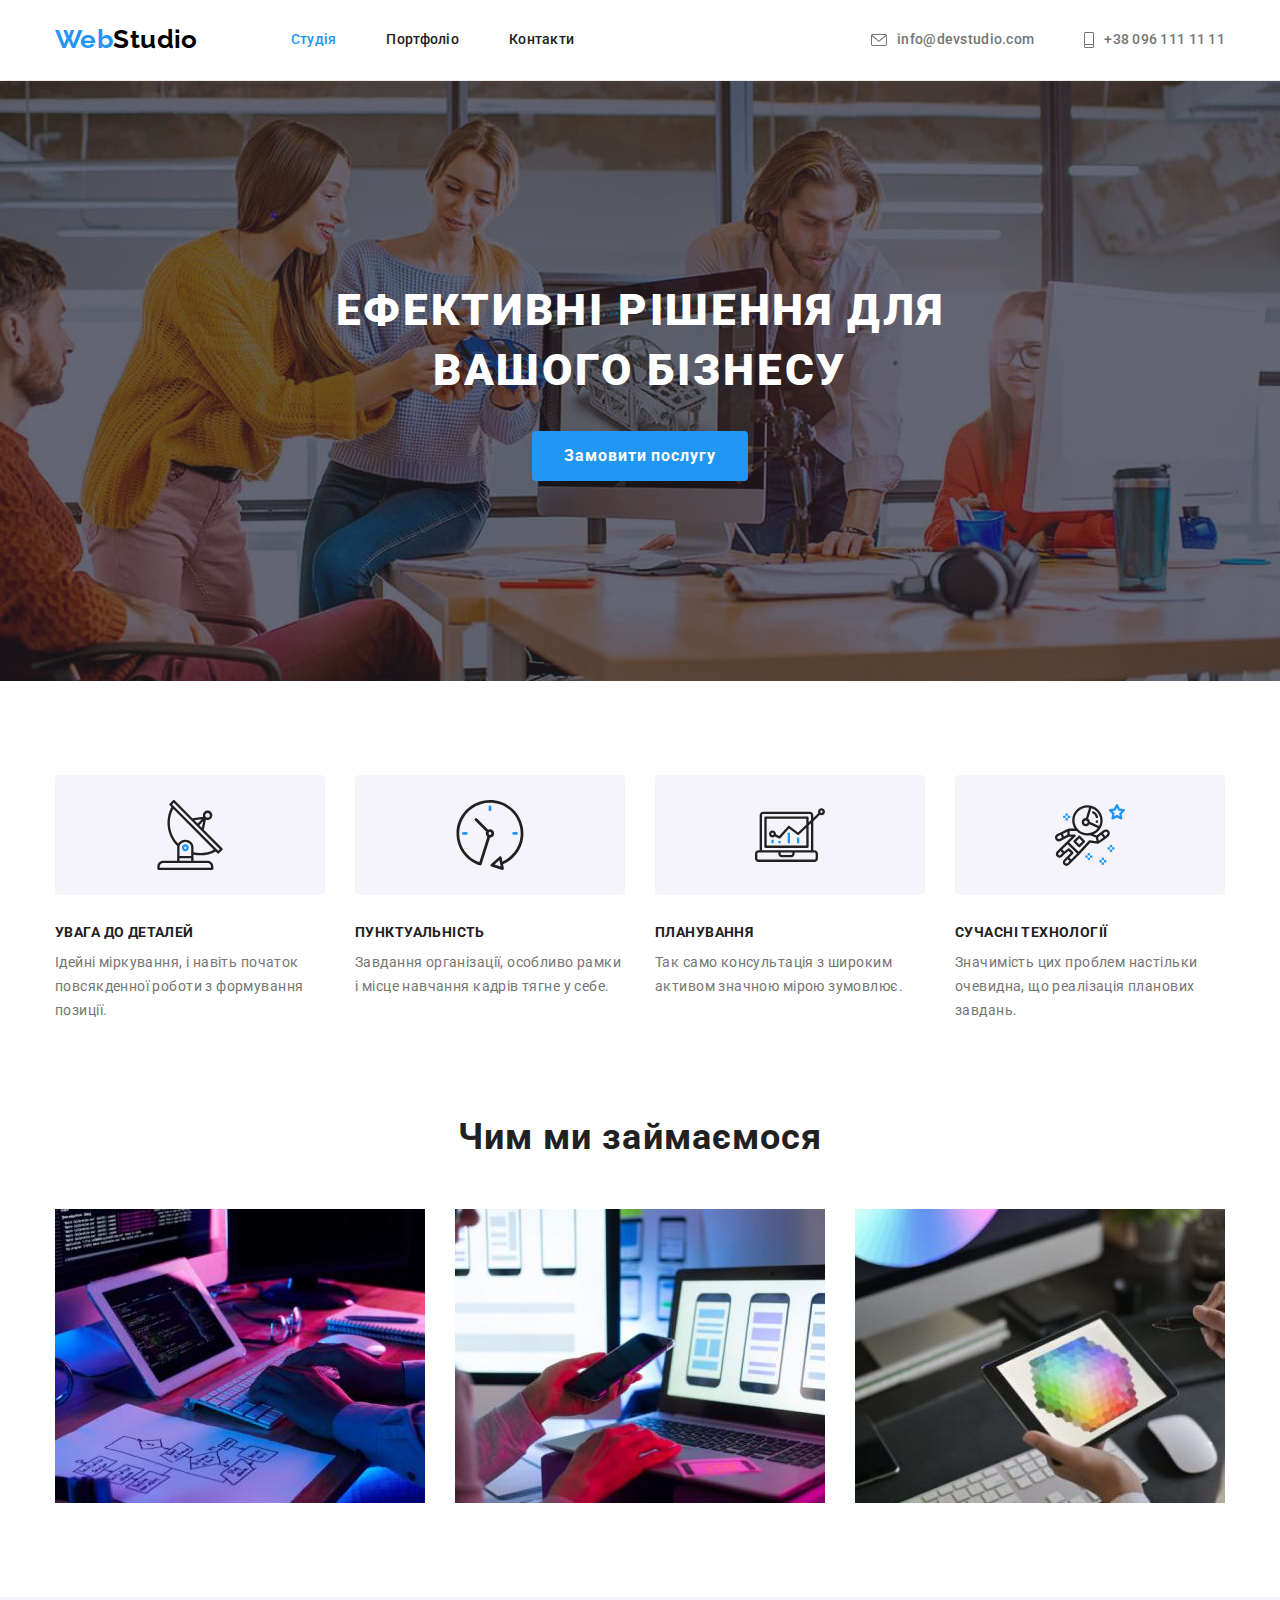
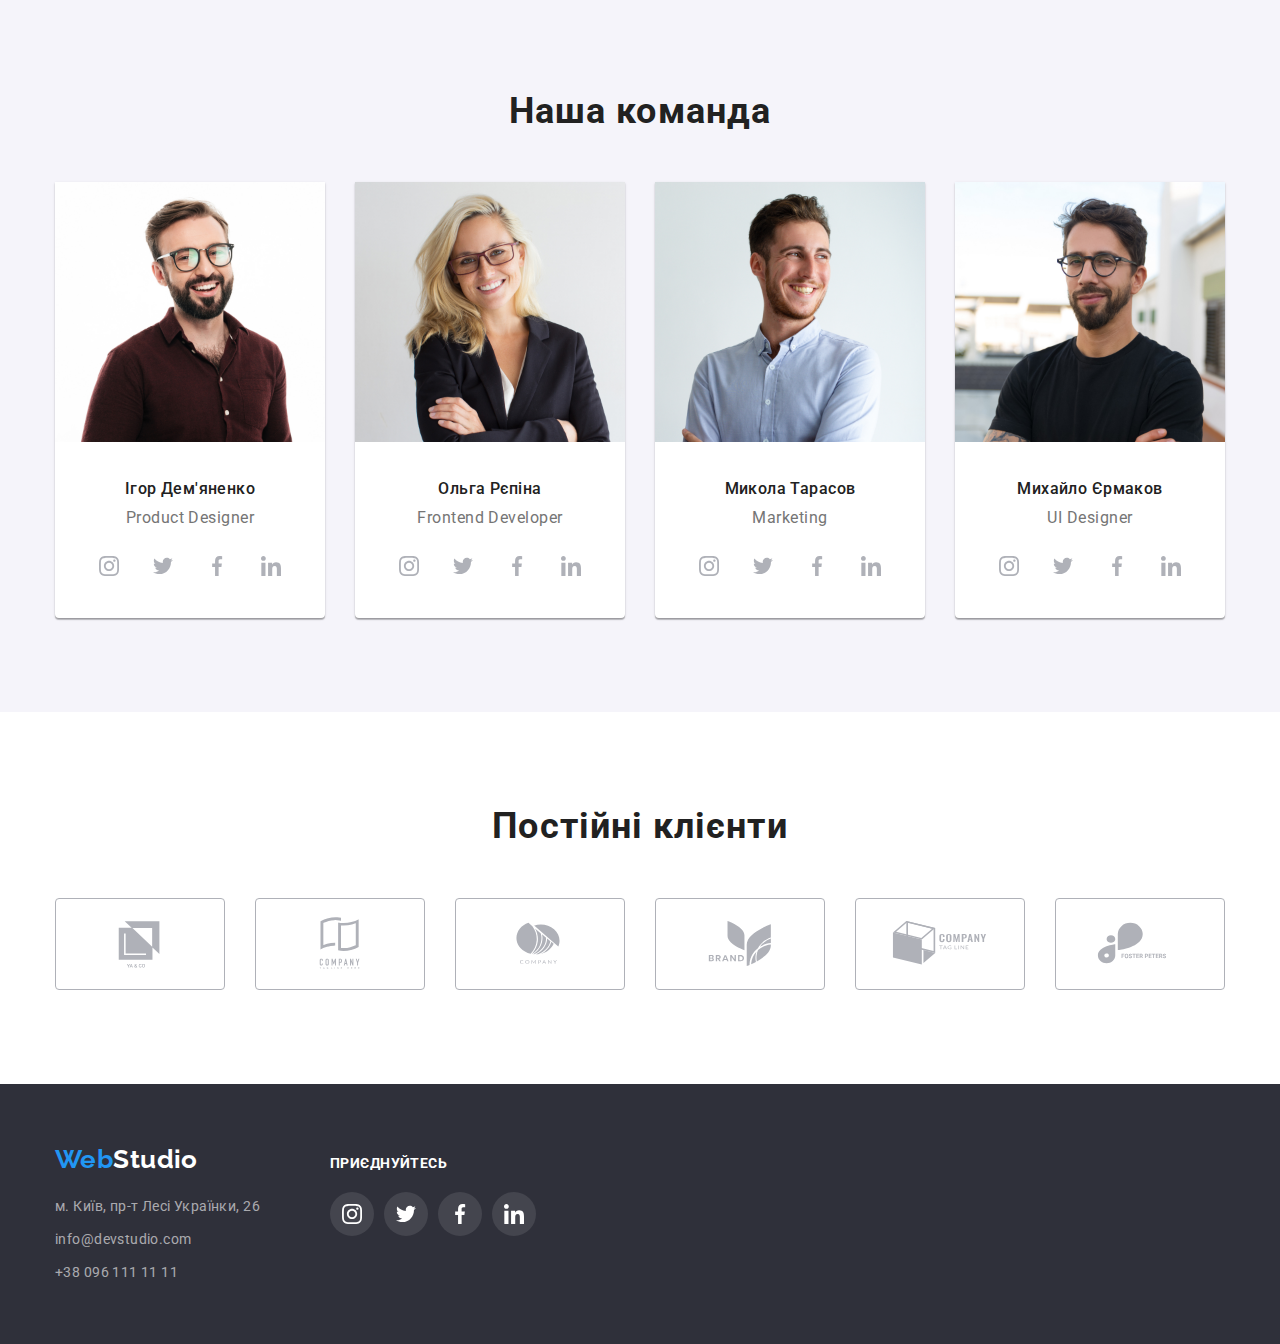
<file: index.html>
<!DOCTYPE html>
<html lang="uk">
  <head>
    <meta charset="UTF-8" />
    <meta http-equiv="X-UA-Compatible" content="IE=edge" />
    <meta name="viewport" content="width=device-width, initial-scale=1.0" />
    <title>WebStudio</title>
    <link rel="preconnect" href="https://fonts.googleapis.com" />
    <link rel="preconnect" href="https://fonts.gstatic.com" crossorigin />
    <link
      href="https://fonts.googleapis.com/css2?family=Raleway:wght@700&family=Roboto:wght@400;500;700;900&display=swap"
      rel="stylesheet"
    />
    <link
      rel="stylesheet"
      href="https://cdnjs.cloudflare.com/ajax/libs/modern-normalize/1.1.0/modern-normalize.min.css"
    />
    <link rel="stylesheet" href="./css/styles.css" />
  </head>
  <body>
    <header class="header">
      <div class="container main-nav">
        <nav class="nav-list">
          <a href="./index.html" class="logo">Web<span class="nav-color">Studio</span></a>
          <ul class="site-nav list">
            <li class="item"><a href="./index.html" class="link studio-link">Студія</a></li>
            <li class="item"><a href="./portfolio.html" class="link">Портфоліо</a></li>
            <li class="item"><a href="" class="link">Контакти</a></li>
          </ul>
        </nav>

        <ul class="auth-nav list">
          <li class="item">
            <a href="mailto:info@devstudio.com" class="link">
              <svg class="mail-icon">
                <use href="./img/sprites.svg#icon-mail"></use>
              </svg>
              info@devstudio.com</a
            >
          </li>
          <li class="item">
            <a href="tel:+380961111111" class="link link-mob">
              <svg class="mob-icon">
                <use href="./img/sprites.svg#icon-mob"></use>
              </svg>
              +38 096 111 11 11</a
            >
          </li>
        </ul>
      </div>
    </header>

    <main>
      <!-- Site Title-->
      <section class="main-section background-section">
        <div class="container">
          <h1 class="section-title">Ефективні рішення для вашого бізнесу</h1>
          <button type="button" class="button-title">Замовити послугу</button>
        </div>
      </section>

      <!-- Our advantages -->
      <section class="section-advantages section">
        <h2 class="advantages-title visually-hidden">Нашi переваги</h2>
        <div class="container">
          <ul class="list-title list">
            <li class="item-advantages">
              <div class="logo-advantages">
                <svg class="icon">
                  <use href="./img/sprites.svg#icon-antenna"></use>
                </svg>
              </div>

              <h3 class="title">УВАГА ДО ДЕТАЛЕЙ</h3>
              <p class="advantages-text">
                Ідейні міркування, і навіть початок повсякденної роботи з формування позиції.
              </p>
            </li>
            <li class="item-advantages">
              <div class="logo-advantages">
                <svg class="icon">
                  <use href="./img/sprites.svg#icon-clock"></use>
                </svg>
              </div>

              <h3 class="title">ПУНКТУАЛЬНІСТЬ</h3>
              <p class="advantages-text">
                Завдання організації, особливо рамки і місце навчання кадрів тягне у себе.
              </p>
            </li>
            <li class="item-advantages">
              <div class="logo-advantages">
                <svg class="icon">
                  <use href="./img/sprites.svg#icon-diagram"></use>
                </svg>
              </div>

              <h3 class="title">ПЛАНУВАННЯ</h3>
              <p class="advantages-text">
                Так само консультація з широким активом значною мірою зумовлює.
              </p>
            </li>
            <li class="item-advantages">
              <div class="logo-advantages">
                <svg class="icon">
                  <use href="./img/sprites.svg#icon-astronaut"></use>
                </svg>
              </div>

              <h3 class="title">СУЧАСНІ ТЕХНОЛОГІЇ</h3>
              <p class="advantages-text">
                Значимість цих проблем настільки очевидна, що реалізація планових завдань.
              </p>
            </li>
          </ul>
        </div>
      </section>

      <!--What we are doing-->
      <section class="section-information section">
        <div class="container">
          <h2 class="information-title">Чим ми займаємося</h2>

          <ul class="list-img list">
            <li class="item-progect">
              <img src="./img/tablet1.jpg" alt="Робота з планшетом" width="370" class="img" />
            </li>
            <li class="item-progect">
              <img src="./img/tablet2.jpg" alt="Робота з ноутбуком" width="370" class="img" />
            </li>
            <li class="item-progect">
              <img src="./img/tablet3.jpg" alt="Малювання на планшетi" width="370" class="img" />
            </li>
          </ul>
        </div>
      </section>

      <!--Our team-->

      <section class="section-team section">
        <div class="container">
          <h2 class="information-title">Наша команда</h2>

          <ul class="list-team list">
            <li class="cards">
              <img
                src="./img/Our-team1.jpg"
                alt="Чоловiк у коричневiй сорочцi"
                width="270"
                class="img-cards"
              />

              <div class="our-team">
                <h3 class="team-title item">Ігор Дем'яненко</h3>
                <p class="team-text item">Product Designer</p>

                <ul class="social-wrapper list">
                  <li class="social-list">
                    <a href="https://www.instagram.com/" class="social-links">
                      <svg class="icon-team">
                        <use href="./img/sprites.svg#icon-instagram"></use>
                      </svg>
                    </a>
                  </li>
                  <li class="social-list">
                    <a href="https://twitter.com/" class="social-links">
                      <svg class="icon-team">
                        <use href="./img/sprites.svg#icon-twitter"></use>
                      </svg>
                    </a>
                  </li>
                  <li class="social-list">
                    <a href="https://www.facebook.com/" class="social-links">
                      <svg class="icon-team">
                        <use href="./img/sprites.svg#icon-facebook"></use>
                      </svg>
                    </a>
                  </li>
                  <li class="social-list">
                    <a href="https://www.linkedin.com/" class="social-links">
                      <svg class="icon-team">
                        <use href="./img/sprites.svg#icon-linkedin"></use>
                      </svg>
                    </a>
                  </li>
                </ul>
              </div>
            </li>

            <li class="cards">
              <img
                src="./img/Our-team2.jpg"
                alt="Жiнка у чорному пiджаку"
                width="270"
                class="img-cards"
              />

              <div class="our-team">
                <h3 class="team-title item">Ольга Рєпіна</h3>
                <p class="team-text item">Frontend Developer</p>

                <ul class="social-wrapper list">
                  <li class="social-list">
                    <a href="https://www.instagram.com/" class="social-links">
                      <svg class="icon-team">
                        <use href="./img/sprites.svg#icon-instagram"></use>
                      </svg>
                    </a>
                  </li>
                  <li class="social-list">
                    <a href="https://twitter.com/" class="social-links">
                      <svg class="icon-team">
                        <use href="./img/sprites.svg#icon-twitter"></use>
                      </svg>
                    </a>
                  </li>
                  <li class="social-list">
                    <a href="https://www.facebook.com/" class="social-links">
                      <svg class="icon-team">
                        <use href="./img/sprites.svg#icon-facebook"></use>
                      </svg>
                    </a>
                  </li>
                  <li class="social-list">
                    <a href="https://www.linkedin.com/" class="social-links">
                      <svg class="icon-team">
                        <use href="./img/sprites.svg#icon-linkedin"></use>
                      </svg>
                    </a>
                  </li>
                </ul>
              </div>
            </li>

            <li class="cards">
              <img
                src="./img/Our-team3.jpg"
                alt="Чоловiк у бiлой сорочцi"
                width="270"
                class="img-cards"
              />

              <div class="our-team">
                <h3 class="team-title item">Микола Тарасов</h3>
                <p class="team-text item">Marketing</p>

                <ul class="social-wrapper list">
                  <li class="social-list">
                    <a href="https://www.instagram.com/" class="social-links">
                      <svg class="icon-team">
                        <use href="./img/sprites.svg#icon-instagram"></use>
                      </svg>
                    </a>
                  </li>
                  <li class="social-list">
                    <a href="https://twitter.com/" class="social-links">
                      <svg class="icon-team">
                        <use href="./img/sprites.svg#icon-twitter"></use>
                      </svg>
                    </a>
                  </li>
                  <li class="social-list">
                    <a href="https://www.facebook.com/" class="social-links">
                      <svg class="icon-team">
                        <use href="./img/sprites.svg#icon-facebook"></use>
                      </svg>
                    </a>
                  </li>
                  <li class="social-list">
                    <a href="https://www.linkedin.com/" class="social-links">
                      <svg class="icon-team">
                        <use href="./img/sprites.svg#icon-linkedin"></use>
                      </svg>
                    </a>
                  </li>
                </ul>
              </div>
            </li>

            <li class="cards">
              <img
                src="./img/Our-team4.jpg"
                alt="Чоловiк у чорнiй футболцi"
                width="270"
                class="img-cards"
              />

              <div class="our-team">
                <h3 class="team-title item">Михайло Єрмаков</h3>
                <p class="team-text item">UI Designer</p>

                <ul class="social-wrapper list">
                  <li class="social-list">
                    <a href="https://www.instagram.com/" class="social-links">
                      <svg class="icon-team">
                        <use href="./img/sprites.svg#icon-instagram"></use>
                      </svg>
                    </a>
                  </li>
                  <li class="social-list">
                    <a href="https://twitter.com/" class="social-links">
                      <svg class="icon-team">
                        <use href="./img/sprites.svg#icon-twitter"></use>
                      </svg>
                    </a>
                  </li>
                  <li class="social-list">
                    <a href="https://www.facebook.com/" class="social-links">
                      <svg class="icon-team">
                        <use href="./img/sprites.svg#icon-facebook"></use>
                      </svg>
                    </a>
                  </li>
                  <li class="social-list">
                    <a href="https://www.linkedin.com/" class="social-links">
                      <svg class="icon-team">
                        <use href="./img/sprites.svg#icon-linkedin"></use>
                      </svg>
                    </a>
                  </li>
                </ul>
              </div>
            </li>
          </ul>
        </div>
      </section>

      <section class="section">
        <div class="container">
          <h2 class="information-title">Постійні клієнти</h2>

          <ul class="partners-wrapper list">
            <li class="partners-list">
              <a href="" class="partners-links">
                <svg class="icon-partners">
                  <use href="./img/sprites.svg#icon-Logo1"></use>
                </svg>
              </a>
            </li>
            <li class="partners-list">
              <a href="" class="partners-links"
                ><svg class="icon-partners">
                  <use href="./img/sprites.svg#icon-Logo2"></use></svg
              ></a>
            </li>
            <li class="partners-list">
              <a href="" class="partners-links"
                ><svg class="icon-partners">
                  <use href="./img/sprites.svg#icon-Logo3"></use></svg
              ></a>
            </li>
            <li class="partners-list">
              <a href="" class="partners-links"
                ><svg class="icon-partners">
                  <use href="./img/sprites.svg#icon-Logo4"></use></svg
              ></a>
            </li>
            <li class="partners-list">
              <a href="" class="partners-links"
                ><svg class="icon-partners">
                  <use href="./img/sprites.svg#icon-Logo5"></use></svg
              ></a>
            </li>
            <li class="partners-list">
              <a href="" class="partners-links"
                ><svg class="icon-partners">
                  <use href="./img/sprites.svg#icon-Logo6"></use></svg
              ></a>
            </li>
          </ul>
        </div>
      </section>
    </main>

    <!--Address-->
    <footer class="main-section footer">
      <div class="container footer-wrapper">
        <div class="address-wrapper">
          <a href="./index.html" class="logo footer-logo"
            >Web<span class="address-color">Studio</span></a
          >

          <address>
            <ul class="address-list list">
              <li class="address-link">
                <a
                  href="https://goo.gl/maps/fLpn6MvoGNUkyfBc7"
                  target="_blank"
                  rel="noopener noreferrer"
                  class="link"
                  >м. Київ, пр-т Лесі Українки, 26</a
                >
              </li>
              <li class="address-link">
                <a href="mailto:info@devstudio.com" class="link">info@devstudio.com</a>
              </li>
              <li class="address-link">
                <a href="tel:+380961111111" class="link">+38 096 111 11 11</a>
              </li>
            </ul>
          </address>
        </div>

        <div>
          <p class="social-description">приєднуйтесь</p>

          <ul class="social-wrapper list">
            <li class="social-list">
              <a href="https://www.instagram.com/" class="social-links footer-icons">
                <svg class="icon-team icon-socials">
                  <use href="./img/sprites.svg#icon-instagram"></use>
                </svg>
              </a>
            </li>
            <li class="social-list">
              <a href="https://twitter.com/" class="social-links footer-icons">
                <svg class="icon-team icon-socials">
                  <use href="./img/sprites.svg#icon-twitter"></use>
                </svg>
              </a>
            </li>
            <li class="social-list">
              <a href="https://www.facebook.com/" class="social-links footer-icons">
                <svg class="icon-team icon-socials">
                  <use href="./img/sprites.svg#icon-facebook"></use>
                </svg>
              </a>
            </li>
            <li class="social-list">
              <a href="https://www.linkedin.com/" class="social-links footer-icons">
                <svg class="icon-team icon-socials">
                  <use href="./img/sprites.svg#icon-linkedin"></use>
                </svg>
              </a>
            </li>
          </ul>
        </div>
      </div>
    </footer>
  </body>
</html>
</file>
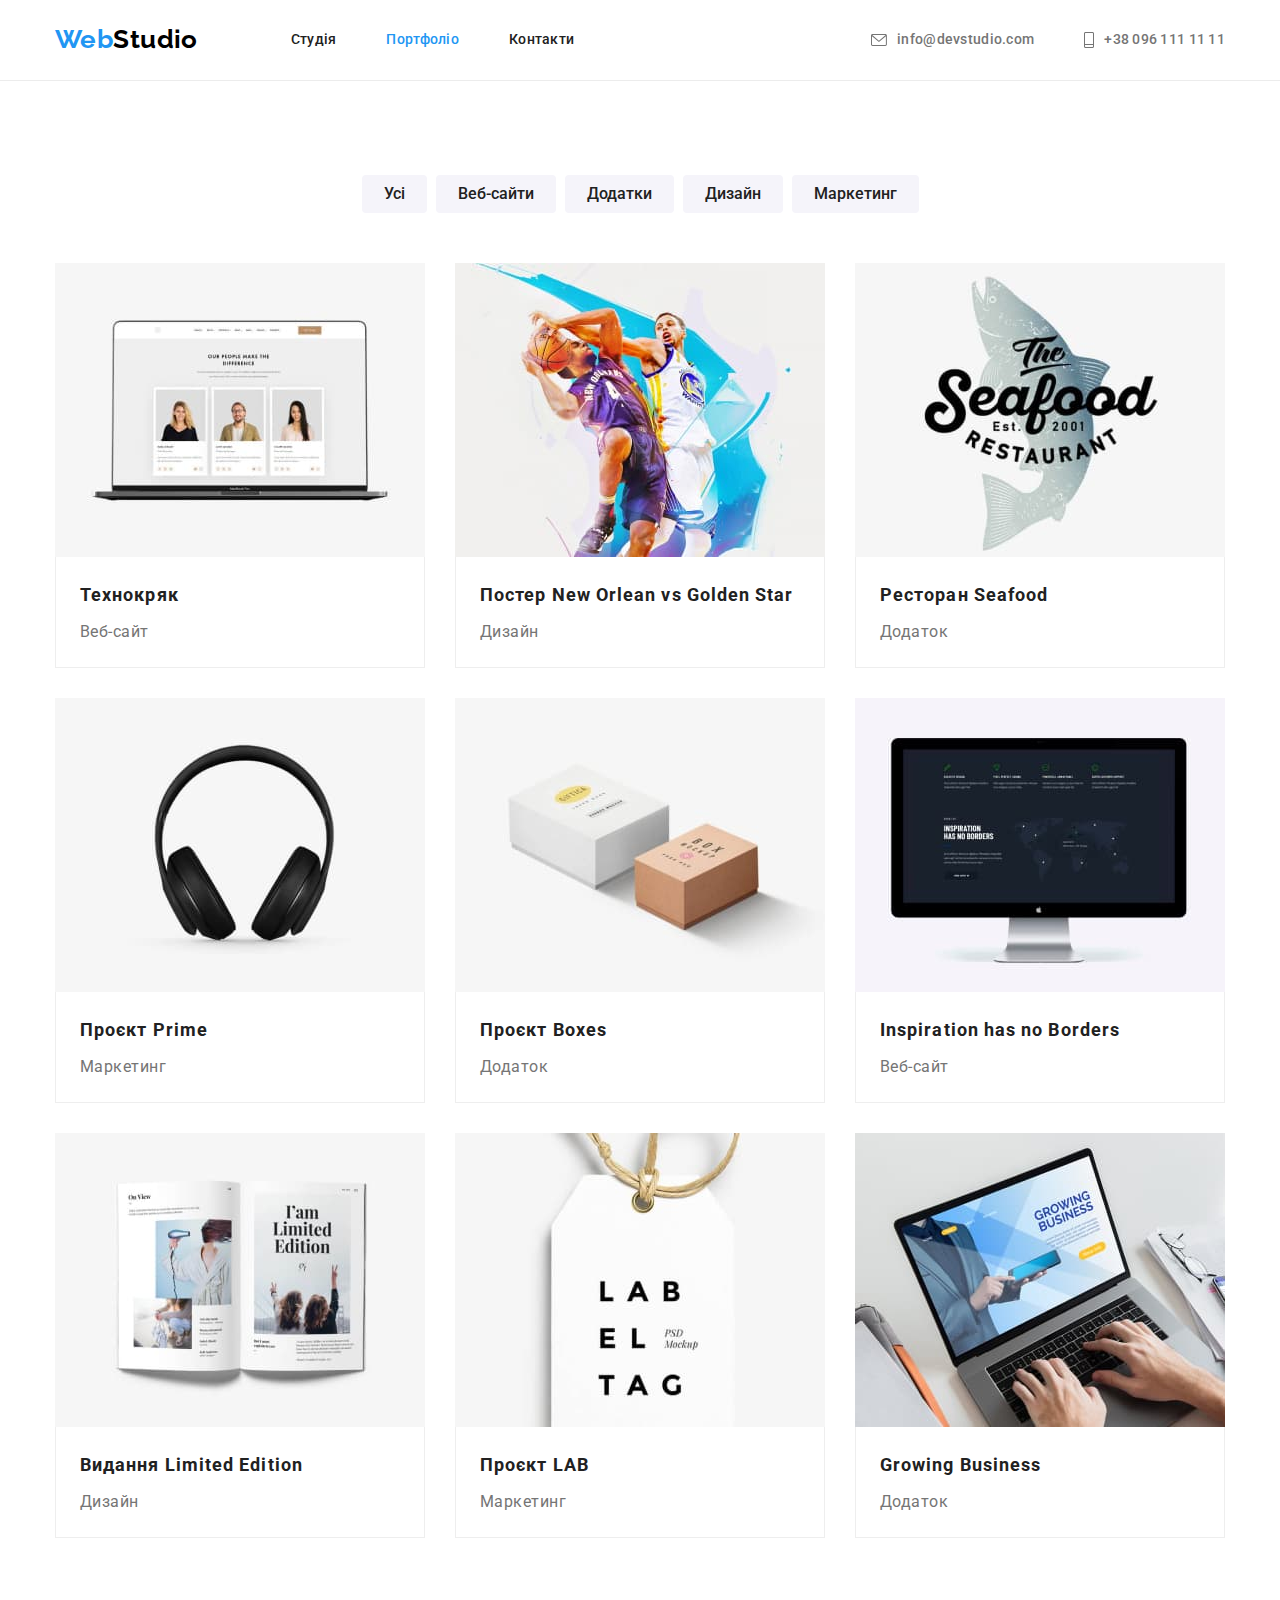
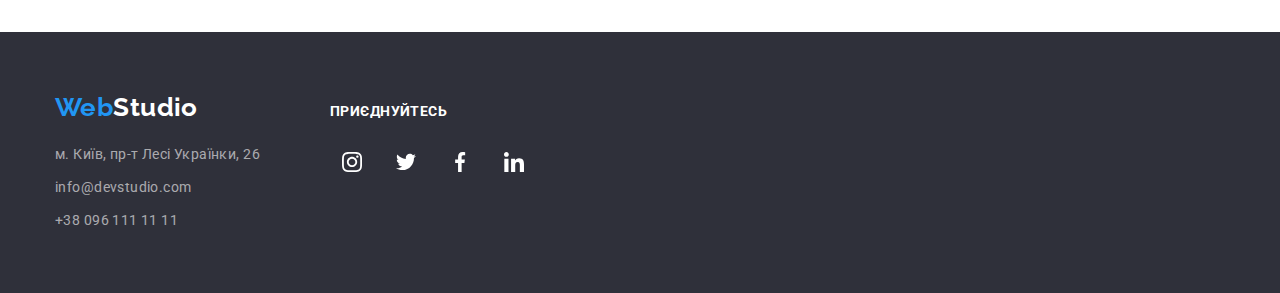
<file: portfolio.html>
<!DOCTYPE html>
<html lang="uk">
  <head class="header">
    <meta charset="UTF-8" />
    <meta http-equiv="X-UA-Compatible" content="IE=edge" />
    <meta name="viewport" content="width=device-width, initial-scale=1.0" />
    <title>WebStudio</title>
    <link rel="preconnect" href="https://fonts.googleapis.com" />
    <link rel="preconnect" href="https://fonts.gstatic.com" crossorigin />
    <link
      href="https://fonts.googleapis.com/css2?family=Raleway:wght@700&family=Roboto:wght@400;500;700;900&display=swap"
      rel="stylesheet"
    />
    <link
      rel="stylesheet"
      href="https://cdnjs.cloudflare.com/ajax/libs/modern-normalize/1.1.0/modern-normalize.min.css"
    />
    <link rel="stylesheet" href="./css/styles.css" />
  </head>

  <body>
    <header class="header">
      <div class="container main-nav">
        <nav class="nav-list">
          <a href="./index.html" class="logo">Web<span class="nav-color">Studio</span></a>
          <ul class="site-nav list">
            <li class="item"><a href="./index.html" class="link">Студія</a></li>
            <li class="item">
              <a href="./portfolio.html" class="link portfolio-link">Портфоліо</a>
            </li>
            <li class="item"><a href="" class="link">Контакти</a></li>
          </ul>
        </nav>

        <ul class="auth-nav list">
          <li class="item">
            <a href="mailto:info@devstudio.com" class="link">
              <svg class="mail-icon">
                <use href="./img/sprites.svg#icon-mail"></use>
              </svg>
              info@devstudio.com</a
            >
          </li>
          <li class="item">
            <a href="tel:+380961111111" class="link link-mob">
              <svg class="mob-icon">
                <use href="./img/sprites.svg#icon-mob"></use>
              </svg>
              +38 096 111 11 11</a
            >
          </li>
        </ul>
      </div>
    </header>
    <p></p>

    <main>
      <!-- Portfolio -->
      <section class="portfolio-section">
        <h1 class="visually-hidden">Портфолио</h1>
        <div class="container">
          <ul class="list-btn list">
            <li class="item"><button type="button" class="button-filter">Усі</button></li>
            <li class="item"><button type="button" class="button-filter">Веб-сайти</button></li>
            <li class="item"><button type="button" class="button-filter">Додатки</button></li>
            <li class="item"><button type="button" class="button-filter">Дизайн</button></li>
            <li class="item"><button type="button" class="button-filter">Маркетинг</button></li>
          </ul>

          <ul class="work-list list">
            <li class="work-item">
              <a href="" target="_blank" rel="noopener noreferrer" class="list-link"
                ><img
                  src="./img/portfolio/portfolio1.jpg"
                  alt="Ноутбук"
                  width="370"
                  class="work-img"
                />
                <div class="border">
                  <h2 class="portfolio-title">Технокряк</h2>
                  <p class="portfolio-text">Веб-сайт</p>
                </div>
              </a>
            </li>
            <li class="work-item">
              <a href="" target="_blank" rel="noopener noreferrer" class="list-link"
                ><img
                  src="./img/portfolio/portfolio2.jpg"
                  alt="Баскетболисти"
                  width="370"
                  class="work-img"
                />
                <div class="border">
                  <h2 class="portfolio-title">Постер New Orlean vs Golden Star</h2>
                  <p class="portfolio-text">Дизайн</p>
                </div>
              </a>
            </li>
            <li class="work-item">
              <a href="" target="_blank" rel="noopener noreferrer" class="list-link"
                ><img
                  src="./img/portfolio/portfolio3.jpg"
                  alt="Риба"
                  width="370"
                  class="work-img"
                />
                <div class="border">
                  <h2 class="portfolio-title">Ресторан Seafood</h2>
                  <p class="portfolio-text">Додаток</p>
                </div>
              </a>
            </li>
            <li class="work-item">
              <a href="" target="_blank" rel="noopener noreferrer" class="list-link"
                ><img
                  src="./img/portfolio/portfolio4.jpg"
                  alt="Навушники"
                  width="370"
                  class="work-img"
                />
                <div class="border">
                  <h2 class="portfolio-title">Проєкт Prime</h2>
                  <p class="portfolio-text">Маркетинг</p>
                </div>
              </a>
            </li>
            <li class="work-item">
              <a href="" target="_blank" rel="noopener noreferrer" class="list-link"
                ><img
                  src="./img/portfolio/portfolio5.jpg"
                  alt="Коробки"
                  width="370"
                  class="work-img"
                />
                <div class="border">
                  <h2 class="portfolio-title">Проєкт Boxes</h2>
                  <p class="portfolio-text">Додаток</p>
                </div>
              </a>
            </li>
            <li class="work-item">
              <a href="" target="_blank" rel="noopener noreferrer" class="list-link"
                ><img
                  src="./img/portfolio/portfolio6.jpg"
                  alt="Компьютер"
                  width="370"
                  class="work-img"
                />
                <div class="border">
                  <h2 class="portfolio-title">Inspiration has no Borders</h2>
                  <p class="portfolio-text">Веб-сайт</p>
                </div>
              </a>
            </li>
            <li class="work-item">
              <a href="" target="_blank" rel="noopener noreferrer" class="list-link"
                ><img
                  src="./img/portfolio/portfolio7.jpg"
                  alt="Книга"
                  width="370"
                  class="work-img"
                />
                <div class="border">
                  <h2 class="portfolio-title">Видання Limited Edition</h2>
                  <p class="portfolio-text">Дизайн</p>
                </div>
              </a>
            </li>
            <li class="work-item">
              <a href="" target="_blank" rel="noopener noreferrer" class="list-link"
                ><img
                  src="./img/portfolio/portfolio8.jpg"
                  alt="Этiкетка"
                  width="370"
                  class="work-img"
                />
                <div class="border">
                  <h2 class="portfolio-title">Проєкт LAB</h2>
                  <p class="portfolio-text">Маркетинг</p>
                </div>
              </a>
            </li>
            <li class="work-item">
              <a href="" target="_blank" rel="noopener noreferrer" class="list-link"
                ><img
                  src="./img/portfolio/portfolio9.jpg"
                  alt="Ноутбук"
                  width="370"
                  class="work-img"
                />
                <div class="border">
                  <h2 class="portfolio-title">Growing Business</h2>
                  <p class="portfolio-text">Додаток</p>
                </div>
              </a>
            </li>
          </ul>
        </div>
      </section>
    </main>

    <!--Address-->
    <footer class="main-section footer">
      <div class="container footer-wrapper">
        <div class="address-wrapper">
          <a href="./index.html" class="logo footer-logo"
            >Web<span class="address-color">Studio</span></a
          >

          <address>
            <ul class="address-list list">
              <li class="address-link">
                <a
                  href="https://goo.gl/maps/fLpn6MvoGNUkyfBc7"
                  target="_blank"
                  rel="noopener noreferrer"
                  class="link"
                  >м. Київ, пр-т Лесі Українки, 26</a
                >
              </li>
              <li class="address-link">
                <a href="mailto:info@devstudio.com" class="link">info@devstudio.com</a>
              </li>
              <li class="address-link">
                <a href="tel:+380961111111" class="link">+38 096 111 11 11</a>
              </li>
            </ul>
          </address>
        </div>

        <div>
          <p class="social-description">приєднуйтесь</p>

          <ul class="social-wrapper list">
            <li class="social-list">
              <a href="https://www.instagram.com/" class="social-links">
                <svg class="icon-team icon-socials">
                  <use href="./img/sprites.svg#icon-instagram"></use>
                </svg>
              </a>
            </li>
            <li class="social-list">
              <a href="https://twitter.com/" class="social-links">
                <svg class="icon-team icon-socials">
                  <use href="./img/sprites.svg#icon-twitter"></use>
                </svg>
              </a>
            </li>
            <li class="social-list">
              <a href="https://www.facebook.com/" class="social-links">
                <svg class="icon-team icon-socials">
                  <use href="./img/sprites.svg#icon-facebook"></use>
                </svg>
              </a>
            </li>
            <li class="social-list icon-socials">
              <a href="https://www.linkedin.com/" class="social-links">
                <svg class="icon-team icon-socials">
                  <use href="./img/sprites.svg#icon-linkedin"></use>
                </svg>
              </a>
            </li>
          </ul>
        </div>
      </div>
    </footer>
  </body>
</html>
</file>
<file: css/styles.css>
/* цыет основного текста #757575 */

/* вторичны цвет текста  #212121; */

/* акцент #2196F3; */

/* белый цвет #FFFFFF; */

:root {
  --primary-text-color: #757575;
  --title-text-color: #212121;
  --accent-text-color: #2196f3;
  --primary-background-color: #ffffff;
  --secondary-background-color: #f5f4fa;
  --secondary-background-studio: #2f303a;
  --secondary-text-color: #000000;
  --icon-color: #afb1b8;
  --header-border-color: #ececec;
  --secondary-link-color: rgba(255, 255, 255, 0.6);
}

.container {
  width: 1200px;
  margin: 0 auto;
  padding-left: 15px;
  padding-right: 15px;
}

.main-nav {
  display: flex;
}

.header {
  border-bottom: 1px solid var(--header-border-color);
}

h1,
h2,
h3,
h4,
h5,
h6,
ul,
p {
  margin-top: 0;
  margin-bottom: 0;
}

.list {
  list-style: none;
}

body {
  background-color: var(--primary-background-color);
  color: var(--primary-text-color);
  font-family: Roboto, sans-serif;
  font-size: 14px;
  line-height: 1.71;
  letter-spacing: 0.03em;
}

/* hidden title */

.visually-hidden {
  position: absolute;
  white-space: nowrap;
  width: 1px;
  height: 1px;
  overflow: hidden;
  border: 0;
  padding: 0;
  clip: rect(0 0 0 0);
  clip-path: inset(50%);
  margin: -1px;
}

.logo {
  color: var(--accent-text-color);
  font-family: Raleway, sans-serif;
  font-weight: 700;
  font-size: 26px;
  line-height: 1.19;

  text-decoration: none;

  display: block;

  padding-top: 24px;
  padding-bottom: 24px;
  margin-right: 93px;
}

/* site nav */

.nav-color {
  color: var(--secondary-text-color);
}

.nav-list {
  display: flex;
}

.site-nav {
  display: flex;
  padding-left: 0;
}

.site-nav .item:not(:last-child) {
  margin-right: 50px;
}

.site-nav .link {
  color: var(--title-text-color);
  font-weight: 500;
  font-size: 14px;
  line-height: 1.14;
  letter-spacing: 0.02em;

  display: block;
  padding-top: 32px;
  padding-bottom: 32px;

  text-decoration: none;
}

.site-nav .link:hover,
.site-nav .link:focus {
  color: var(--accent-text-color);
}

.site-nav .studio-link {
  color: var(--accent-text-color);
}

.site-nav .portfolio-link {
  color: var(--accent-text-color);
}

.auth-nav {
  display: flex;
  padding-left: 0;
  margin-left: auto;
  align-items: center;
}

.auth-nav .item {
  display: flex;
  align-items: center;
  padding: 0;
  margin-left: 0;
}

.auth-nav .link {
  color: var(--primary-text-color);
  font-weight: 500;
  font-size: 14px;
  line-height: 1.14;
  letter-spacing: 0.02em;

  display: flex;
  padding-top: 32px;
  padding-bottom: 32px;
  align-items: center;

  text-decoration: none;
}

.auth-nav .item + .item {
  margin-left: 50px;
}

.auth-nav .link:hover,
.auth-nav .link:focus {
  color: var(--accent-text-color);
}

.mail-icon {
  width: 16px;
  height: 12px;
  margin-right: 10px;
  fill: currentColor;
}

.mob-icon {
  width: 10px;
  height: 16px;
  margin-right: 10px;
  fill: currentColor;
}

.link-mob:hover svg {
  fill: var(--accent-text-color);
}

.link-mail:hover svg {
  fill: var(--accent-text-color);
}

/* section */

.section {
  padding-top: 94px;
  padding-bottom: 94px;
}

/* site title */

.main-section {
  padding: 200px 0;
  text-align: center;
}

.background-section {
  background-image: linear-gradient(rgba(47, 48, 58, 0.4), rgba(47, 48, 58, 0.4)),
    url(../img/background/background1.jpg);
  background-repeat: no-repeat;
  background-position: center;
  max-width: 1600px;
  min-height: 600px;
  margin: 0 auto;
}

.section-title {
  color: var(--primary-background-color);
  font-weight: 900;
  font-size: 44px;
  line-height: 1.36;
  text-align: center;
  letter-spacing: 0.06em;
  text-transform: uppercase;

  width: 696px;
  margin-left: auto;
  margin-right: auto;

  margin-bottom: 30px;
}

.button-title {
  background: var(--accent-text-color);
  color: var(--primary-background-color);
  font-family: inherit;
  font-weight: 700;
  font-size: 16px;
  text-align: center;
  line-height: 1.88;
  letter-spacing: 0.06em;
  cursor: pointer;

  border-radius: 4px;
  min-width: 216px;
  padding: 10px 32px;

  border: none;
}

.button-title:hover,
.button-title:focus {
  background: var(--accent-text-color);
  box-shadow: 0px 4px 4px 0px rgba(0, 0, 0, 0.15);
}

/* Portfolio buttons */

.button-filter {
  color: var(--title-text-color);
  background: var(--secondary-background-color);
  font-family: inherit;
  font-weight: 500;
  font-size: 16px;
  line-height: 1.62;
  cursor: pointer;

  padding: 6px 22px;
  border-radius: 4px;
  border: none;
}

.button-filter:hover,
.button-filter:focus {
  color: var(--primary-background-color);
  background-color: var(--accent-text-color);
  box-shadow: 0px 3px 1px rgba(0, 0, 0, 0.1), 0px 1px 2px rgba(0, 0, 0, 0.08),
    0px 2px 2px rgba(0, 0, 0, 0.12);
}

/* advantages */

.advantages-title {
  color: var(--title-text-color);
}

.list-title {
  display: flex;
  padding: 0;
  margin: 0;
}

.list-title .title {
  color: var(--title-text-color);
  font-weight: 700;
  font-size: 14px;
  line-height: 1.14;
  letter-spacing: 0.03em;
  text-transform: uppercase;
}

.title {
  margin-bottom: 10px;
}

.list-title .item-advantages + .item-advantages {
  margin-left: 30px;
}

.logo-advantages {
  background: var(--secondary-background-color);
  border-radius: 4px;

  width: 270px;
  height: 120px;
  display: flex;
  align-items: center;
  justify-content: center;
  margin-bottom: 30px;
}

.icon {
  width: 70px;
  height: 70px;
}

/* information */

.section-team {
  background: var(--secondary-background-color);
}

.information-title {
  color: var(--title-text-color);

  font-weight: 700;
  font-size: 36px;
  line-height: 1.16;
  text-align: center;
  letter-spacing: 0.03em;

  margin-bottom: 50px;
}

/* What are we doing */

.section-information {
  padding-top: 0;
}

.img {
  display: block;
  margin: 0;
}

.list-img {
  display: flex;
  padding: 0;
}

.list-img .item-progect + .item-progect {
  margin-left: 30px;
}

/* our team */

.our-team {
  padding-top: 30px;
  padding-bottom: 30px;
}

.cards {
  background: var(--primary-background-color);
  box-shadow: 0px 1px 3px rgba(0, 0, 0, 0.12), 0px 1px 1px rgba(0, 0, 0, 0.14),
    0px 2px 1px rgba(0, 0, 0, 0.2);
  border-radius: 0px 0px 4px 4px;
}

.list-team {
  display: flex;
  padding: 0;
}

.list-team .cards + .cards {
  margin-left: 30px;
}

.cards .item {
  text-align: center;
}

.information-title .title {
  color: var(--title-text-color);

  font-weight: 500;
  font-size: 16px;
  line-height: 1.19;
  text-align: center;
  letter-spacing: 0.03em;
}

.team-title {
  color: var(--title-text-color);
  font-weight: 500;
  font-size: 16px;
  line-height: 1.18;

  margin-bottom: 10px;
}

.team-text {
  font-size: 16px;
  line-height: 1.18;
  letter-spacing: 0.03em;
  margin-bottom: 16px;
}

.icon-team {
  width: 20px;
  height: 20px;
  fill: var(--icon-color);
}

.social-wrapper {
  display: flex;
  padding: 0;
  justify-content: center;
}

.social-wrapper .social-list + .social-list {
  margin-left: 10px;
}

.social-links {
  border-radius: 50%;
  width: 44px;
  height: 44px;
  align-items: center;

  display: flex;
  justify-content: center;
}

.social-links:hover,
.social-links:focus {
  border-radius: 50%;
  width: 44px;
  height: 44px;
  background: var(--accent-text-color);
}

.social-links:hover svg,
.social-links:focus svg {
  fill: var(--primary-background-color);
}

/* partners */

.partners-wrapper {
  display: flex;
  padding: 0;
  justify-content: center;
}

.partners-wrapper .partners-list + .partners-list {
  margin-left: 30px;
}

.partners-links {
  fill: var(--icon-color);
  display: block;
  border: 1px solid var(--icon-color);
  border-radius: 4px;
  width: 170px;
  height: 92px;
  align-items: center;
  justify-content: center;

  display: flex;
}

.icon-partners {
  width: 106px;
  height: 60px;
}

.partners-links:hover,
.partners-links:focus {
  fill: var(--accent-text-color);
  border: 1px solid var(--accent-text-color);
  border-radius: 4px;
}

/* address */

.footer {
  padding-top: 60px;
  padding-bottom: 60px;
  text-align: start;

  background-color: var(--secondary-background-studio);
}

.footer-wrapper {
  display: flex;
  align-items: baseline;
}

.address-wrapper {
  margin-right: 70px;
}

.footer-logo {
  display: block;
  margin: 0;
}

.main-section .logo {
  margin-bottom: 20px;
  padding: 0;
}

.address-list .link {
  color: var(--secondary-link-color);
  font-style: normal;
  letter-spacing: 0.03em;

  text-decoration: none;
}

.address-list .address-link + .address-link {
  margin-top: 9px;
}

.address-list {
  padding: 0;
}

.address-list .link:hover,
.address-list .link:focus {
  color: var(--primary-background-color);
}

.address-color {
  color: var(--primary-background-color);
}

.social-description {
  color: var(--primary-background-color);
  font-weight: 700;
  font-size: 14px;
  line-height: 1.14;
  letter-spacing: 0.03em;
  text-transform: uppercase;

  margin-bottom: 20px;
}

.icon-socials {
  fill: var(--primary-background-color);
}

.footer-icons {
  border-radius: 50%;
  background: rgba(255, 255, 255, 0.1);
}

/* portfolio-section */

.portfolio-section {
  padding: 94px 0;
}

/* portfolio btn */

.list-btn {
  display: flex;
  justify-content: center;
  padding: 0;
}

.list-btn .item + .item {
  margin-left: 9px;
}

/* work-list */

.work-list {
  display: flex;
  flex-wrap: wrap;
  margin-top: 50px;
  gap: 30px;

  padding: 0;
}

.work-list .work-item {
  background: var(--primary-background-color);

  flex-basis: calc((100% - 60px) / 3);
}

/* border */

.border {
  border-bottom: 1px solid #eeeeee;
  border-left: 1px solid #eeeeee;
  border-right: 1px solid #eeeeee;
}

/* Portfolio title */

.portfolio-title {
  color: var(--title-text-color);
  font-weight: 700;
  font-size: 18px;
  line-height: 2;
  letter-spacing: 0.06em;

  padding: 20px 24px 4px 24px;
}

/* portfolio-text */

.portfolio-text {
  font-size: 16px;
  line-height: 1.88;
  letter-spacing: 0.03em;

  padding: 0 24px 20px 24px;
}

.list-link {
  text-decoration: none;
  color: var(--primary-text-color);
  display: block;
  background: var(--primary-background-color);
}

.list-link:hover {
  box-shadow: 1px 4px 6px rgba(0, 0, 0, 0.16), 0px 4px 4px 0px rgba(0, 0, 0, 0.06),
    0px 1px 1px 0px rgba(0, 0, 0, 0.12);
}

/* work-img */

.work-img {
  width: 100%;
  display: block;
}
</file>
